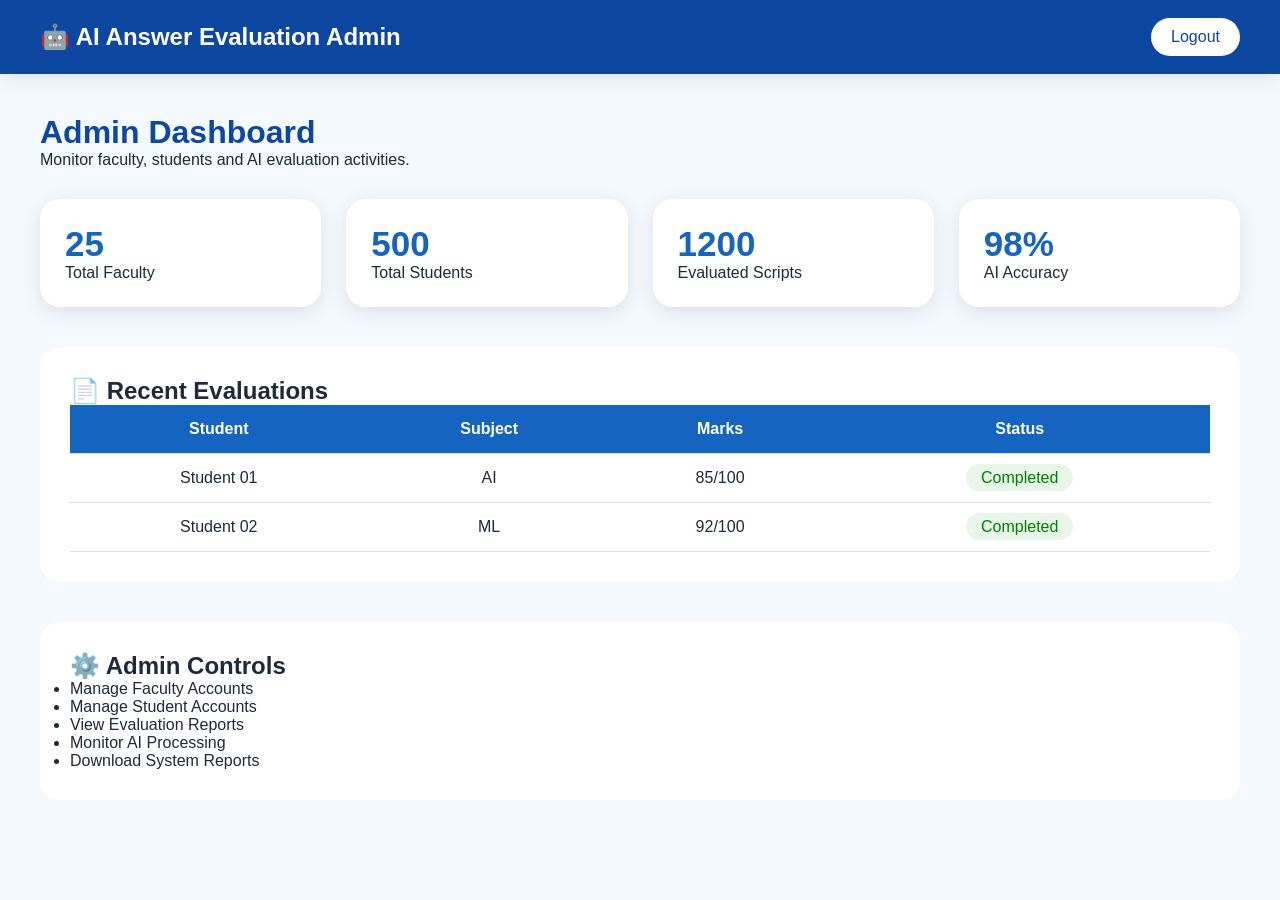
<file: templates/admin_dashboard.html>
<!DOCTYPE html>
<html lang="en">
<head>
    <meta charset="UTF-8">
    <meta name="viewport" content="width=device-width, initial-scale=1.0">
    <title>Admin Dashboard - AI Evaluation</title>

    <link rel="stylesheet" href="../static/css/style.css">

    <style>
        body{
            margin:0;
            font-family: 'Segoe UI', sans-serif;
            background:#f4f8ff;
        }

        .navbar{
            background:#0d47a1;
            color:white;
            padding:18px 40px;
            display:flex;
            justify-content:space-between;
            align-items:center;
        }

        .navbar h2{
            margin:0;
        }

        .logout{
            background:white;
            color:#0d47a1;
            padding:10px 20px;
            border-radius:20px;
            text-decoration:none;
        }


        .container{
            padding:40px;
        }


        .title{
            color:#0d47a1;
        }


        .cards{
            display:grid;
            grid-template-columns:repeat(auto-fit,minmax(220px,1fr));
            gap:25px;
            margin-top:30px;
        }


        .card{
            background:white;
            padding:25px;
            border-radius:20px;
            box-shadow:0 5px 20px rgba(0,0,0,0.1);
            transition:.3s;
        }


        .card:hover{
            transform:translateY(-8px);
        }


        .card h1{
            color:#1565c0;
            font-size:35px;
        }


        .section{
            margin-top:40px;
            background:white;
            padding:30px;
            border-radius:20px;
        }


        table{
            width:100%;
            border-collapse:collapse;
        }


        th,td{
            padding:15px;
            border-bottom:1px solid #ddd;
            text-align:center;
        }


        th{
            background:#1565c0;
            color:white;
        }


        .status{
            background:#e8f5e9;
            color:green;
            padding:5px 15px;
            border-radius:20px;
        }

    </style>

</head>


<body>


<div class="navbar">

    <h2>🤖 AI Answer Evaluation Admin</h2>

    <a class="logout" href="/">Logout</a>

</div>



<div class="container">


<h1 class="title">
    Admin Dashboard
</h1>

<p>
    Monitor faculty, students and AI evaluation activities.
</p>



<div class="cards">


<div class="card">
<h1>25</h1>
<p>Total Faculty</p>
</div>


<div class="card">
<h1>500</h1>
<p>Total Students</p>
</div>


<div class="card">
<h1>1200</h1>
<p>Evaluated Scripts</p>
</div>


<div class="card">
<h1>98%</h1>
<p>AI Accuracy</p>
</div>


</div>




<div class="section">

<h2>📄 Recent Evaluations</h2>


<table>

<tr>
<th>Student</th>
<th>Subject</th>
<th>Marks</th>
<th>Status</th>
</tr>


<tr>
<td>Student 01</td>
<td>AI</td>
<td>85/100</td>
<td>
<span class="status">
Completed
</span>
</td>
</tr>


<tr>
<td>Student 02</td>
<td>ML</td>
<td>92/100</td>
<td>
<span class="status">
Completed
</span>
</td>
</tr>


</table>


</div>




<div class="section">

<h2>⚙️ Admin Controls</h2>

<ul>
<li>Manage Faculty Accounts</li>
<li>Manage Student Accounts</li>
<li>View Evaluation Reports</li>
<li>Monitor AI Processing</li>
<li>Download System Reports</li>
</ul>


</div>



</div>


</body>
</html>
</file>
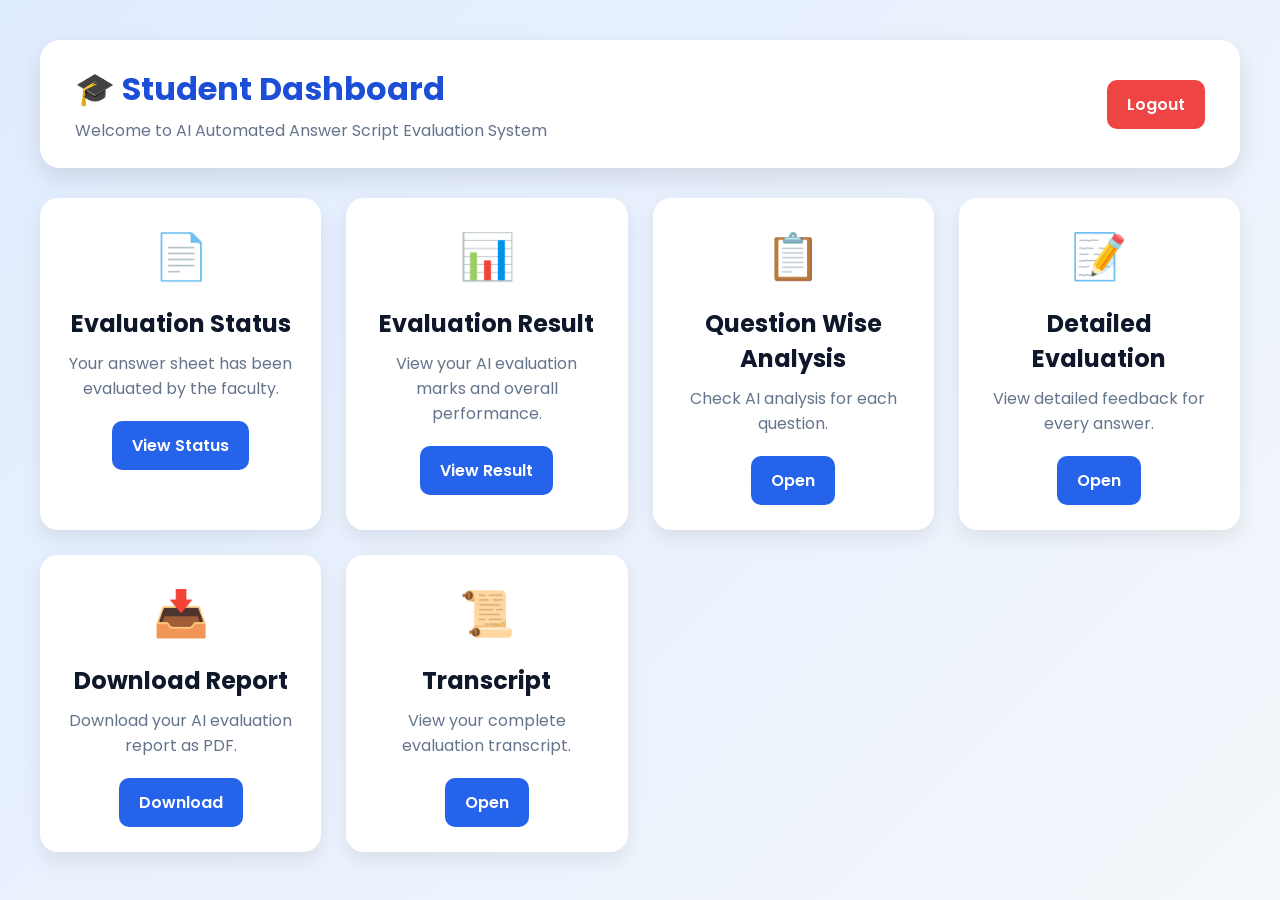
<file: templates/student_dashboard.html>
<!DOCTYPE html>
<html lang="en">
<head>
    <meta charset="UTF-8">
    <meta name="viewport" content="width=device-width, initial-scale=1.0">
    <title>Student Dashboard</title>

    <link href="https://fonts.googleapis.com/css2?family=Poppins:wght@300;400;500;600;700&display=swap" rel="stylesheet">

    <style>

        *{
            margin:0;
            padding:0;
            box-sizing:border-box;
        }

        body{
            font-family:'Poppins',sans-serif;
            background:linear-gradient(135deg,#e0ecff,#f4f7fb);
            min-height:100vh;
            padding:40px;
        }

        .container{
            max-width:1200px;
            margin:auto;
        }

        .header{
            background:#fff;
            padding:25px 35px;
            border-radius:20px;
            box-shadow:0 10px 25px rgba(0,0,0,.1);
            display:flex;
            justify-content:space-between;
            align-items:center;
            margin-bottom:30px;
        }

        .header h1{
            color:#1d4ed8;
        }

        .header p{
            color:#64748b;
            margin-top:5px;
        }

        .logout-btn{
            text-decoration:none;
            background:#ef4444;
            color:white;
            padding:12px 20px;
            border-radius:10px;
            font-weight:600;
        }

        .dashboard-grid{
            display:grid;
            grid-template-columns:repeat(auto-fit,minmax(280px,1fr));
            gap:25px;
        }

        .card{
            background:#fff;
            padding:25px;
            border-radius:18px;
            box-shadow:0 8px 20px rgba(0,0,0,.08);
            text-align:center;
            transition:.3s;
        }

        .card:hover{
            transform:translateY(-5px);
        }

        .icon{
            font-size:45px;
            margin-bottom:15px;
        }

        .card h2{
            color:#0f172a;
            margin-bottom:10px;
        }

        .card p{
            color:#64748b;
            margin-bottom:20px;
        }

        .btn{
            display:inline-block;
            text-decoration:none;
            background:#2563eb;
            color:white;
            padding:12px 20px;
            border-radius:10px;
            font-weight:600;
        }

        .btn:hover{
            background:#1d4ed8;
        }

    </style>

</head>

<body>

<div class="container">

    <div class="header">

        <div>
            <h1>🎓 Student Dashboard</h1>
            <p>Welcome to AI Automated Answer Script Evaluation System</p>
        </div>

        <a href="/" class="logout-btn">
            Logout
        </a>

    </div>

    <div class="dashboard-grid">

        <div class="card">

            <div class="icon">📄</div>

            <h2>Evaluation Status</h2>

            <p>Your answer sheet has been evaluated by the faculty.</p>

            <a href="/result" class="btn">
                View Status
            </a>

        </div>

        <div class="card">

            <div class="icon">📊</div>

            <h2>Evaluation Result</h2>

            <p>View your AI evaluation marks and overall performance.</p>

            <a href="/result" class="btn">
                View Result
            </a>

        </div>

        <div class="card">

            <div class="icon">📋</div>

            <h2>Question Wise Analysis</h2>

            <p>Check AI analysis for each question.</p>

            <a href="/question-analysis" class="btn">
                Open
            </a>

        </div>

        <div class="card">

            <div class="icon">📝</div>

            <h2>Detailed Evaluation</h2>

            <p>View detailed feedback for every answer.</p>

            <a href="/detailed-evaluation" class="btn">
                Open
            </a>

        </div>

        <div class="card">

            <div class="icon">📥</div>

            <h2>Download Report</h2>

            <p>Download your AI evaluation report as PDF.</p>

            <a href="/download-report" class="btn">
                Download
            </a>

        </div>

        <div class="card">

            <div class="icon">📜</div>

            <h2>Transcript</h2>

            <p>View your complete evaluation transcript.</p>

            <a href="/transcript" class="btn">
                Open
            </a>

        </div>

    </div>

</div>

</body>
</html>
</file>
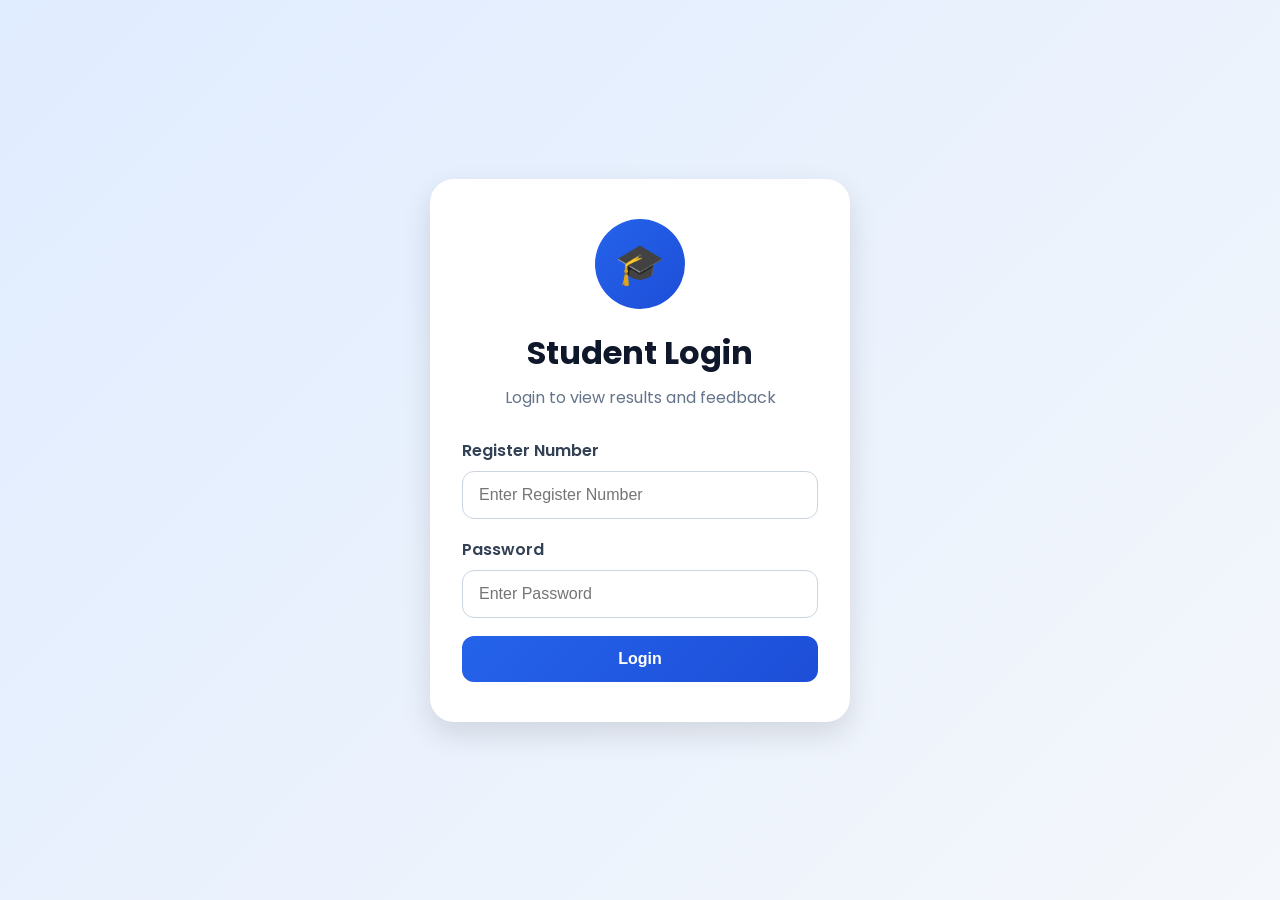
<file: templates/student_login.html>
<!DOCTYPE html>
<html lang="en">
<head>
    <meta charset="UTF-8">
    <meta name="viewport" content="width=device-width, initial-scale=1.0">
    <title>Student Login</title>

    <link href="https://fonts.googleapis.com/css2?family=Poppins:wght@300;400;500;600;700&display=swap" rel="stylesheet">

    <style>
        *{
            margin:0;
            padding:0;
            box-sizing:border-box;
        }

        body{
            font-family:'Poppins',sans-serif;
            min-height:100vh;
            display:flex;
            justify-content:center;
            align-items:center;
            background:linear-gradient(135deg,#e0ecff,#f4f7fb);
            padding:20px;
        }

        .login-card{
            width:100%;
            max-width:420px;
            background:#fff;
            padding:40px 32px;
            border-radius:24px;
            text-align:center;
            box-shadow:0 12px 30px rgba(0,0,0,0.12);
        }

        .login-icon{
            width:90px;
            height:90px;
            margin:0 auto 20px;
            border-radius:50%;
            background:linear-gradient(135deg,#2563eb,#1d4ed8);
            display:flex;
            align-items:center;
            justify-content:center;
            color:#fff;
            font-size:2.5rem;
        }

        h2{
            font-size:2rem;
            color:#0f172a;
            margin-bottom:8px;
        }

        p{
            color:#64748b;
            margin-bottom:28px;
        }

        .input-box{
            text-align:left;
            margin-bottom:18px;
        }

        .input-box label{
            display:block;
            margin-bottom:8px;
            font-weight:600;
            color:#334155;
        }

        .input-box input{
            width:100%;
            padding:14px 16px;
            border:1px solid #cbd5e1;
            border-radius:12px;
            font-size:1rem;
            outline:none;
        }

        .input-box input:focus{
            border-color:#2563eb;
            box-shadow:0 0 0 4px rgba(37,99,235,0.15);
        }

        .login-btn{
            width:100%;
            padding:14px;
            border:none;
            border-radius:12px;
            background:linear-gradient(135deg,#2563eb,#1d4ed8);
            color:#fff;
            font-size:1rem;
            font-weight:700;
            cursor:pointer;
            transition:0.3s;
        }

        .login-btn:hover{
            transform:translateY(-2px);
        }
    </style>
</head>

<body>

    <div class="login-card">

        <div class="login-icon">🎓</div>

        <h2>Student Login</h2>

        <p>Login to view results and feedback</p>

        <form action="/student-login" method="POST">

            <div class="input-box">
                <label>Register Number</label>
                <input
                    
                    type="text"
                    name="register"
                    placeholder="Enter Register Number"
                    required
>
            </div>
            
            <div class="input-box">
                <label>Password</label>
                <input type="password" name="password"
                       placeholder="Enter Password" required>
            </div>

            <button class="login-btn" type="submit">
                Login
            </button>

        </form>

    </div>

</body>
</html>
</file>
<file: static/css/style.css>
*{
    margin:0;
    padding:0;
    box-sizing:border-box;
    font-family:'Poppins',sans-serif;
}


html{
    scroll-behavior:smooth;
}


body{

    background:#f8fbff;
    color:#1e293b;

}



/* ================= NAVBAR ================= */


header{

    position:sticky;
    top:0;
    z-index:1000;

}



.navbar{

    display:flex;
    justify-content:space-between;
    align-items:center;

    padding:20px 8%;

    background:white;

    box-shadow:0 5px 20px rgba(0,0,0,0.08);

}



.logo{

    font-size:28px;
    font-weight:700;

    color:#2563eb;

}


.logo i{

    margin-right:10px;

}




.nav-links{

    display:flex;
    gap:35px;

    list-style:none;

}



.nav-links a{

    text-decoration:none;

    color:#334155;

    font-weight:600;

    transition:0.3s;

}



.nav-links a:hover{

    color:#2563eb;

}







/* ================= HERO ================= */


.hero{


    min-height:90vh;

    display:flex;

    align-items:center;

    justify-content:space-between;


    padding:60px 8%;


    background:

    linear-gradient(
    135deg,
    #eff6ff,
    #dbeafe
    );


}



.hero-content{

    width:50%;

}



.hero h1{


    font-size:55px;

    line-height:1.2;

    color:#0f172a;


}



.hero h1 span{

    color:#2563eb;

}




.hero p{


    margin-top:25px;

    font-size:18px;

    line-height:1.7;

    color:#475569;

}





.hero-buttons{

    margin-top:35px;

}




.btn{

    padding:15px 30px;

    border-radius:30px;

    text-decoration:none;

    font-weight:600;

    margin-right:15px;

    display:inline-block;

    transition:0.3s;

}



.primary{

    background:#2563eb;

    color:white;

}



.secondary{

    background:white;

    color:#2563eb;

    border:2px solid #2563eb;

}




.btn:hover{

    transform:translateY(-5px);

}






/* AI CARD */


.hero-image{

    width:35%;

}



.ai-card{


    background:white;

    padding:50px 30px;

    text-align:center;


    border-radius:25px;


    box-shadow:

    0 20px 40px rgba(37,99,235,0.2);


    animation:float 3s infinite;


}



.ai-card i{


    font-size:70px;

    color:#2563eb;

}



.ai-card h3{

    margin-top:20px;

    font-size:28px;

}





@keyframes float{


    0%,100%{

        transform:translateY(0);

    }


    50%{

        transform:translateY(-15px);

    }

}








/* ================= FEATURES ================= */


.features{


    padding:80px 8%;

    text-align:center;


}



.features h2,
.workflow h2,
.about h2{


    font-size:40px;

    margin-bottom:50px;

    color:#0f172a;

}





.feature-container{


    display:grid;

    grid-template-columns:repeat(3,1fr);

    gap:30px;


}




.feature-card{


    background:white;


    padding:35px;


    border-radius:20px;


    box-shadow:0 10px 25px rgba(0,0,0,0.08);


    transition:0.4s;


}



.feature-card:hover{


    transform:translateY(-10px);

}



.feature-card i{


    font-size:45px;

    color:#2563eb;

}



.feature-card h3{


    margin:20px 0;

}








/* ================= WORKFLOW ================= */


.workflow{


    padding:80px 8%;

    background:#eff6ff;

    text-align:center;


}




.timeline{


    max-width:800px;

    margin:auto;


    border-left:4px solid #2563eb;


    padding-left:40px;


}




.step{


    background:white;


    padding:30px;


    margin-bottom:30px;


    border-radius:20px;


    text-align:left;


    box-shadow:0 10px 20px rgba(0,0,0,0.08);


    position:relative;


}



.icon{


    width:60px;

    height:60px;


    background:#2563eb;


    color:white;


    border-radius:50%;


    display:flex;

    align-items:center;

    justify-content:center;


    position:absolute;


    left:-72px;


    top:25px;


}



.icon i{

    font-size:25px;

}









/* ================= STATS ================= */


.stats{


    display:grid;

    grid-template-columns:repeat(4,1fr);


    gap:25px;


    padding:80px 8%;


}



.stat-card{


    background:white;


    text-align:center;


    padding:40px;


    border-radius:20px;


    box-shadow:0 10px 25px rgba(0,0,0,0.08);


}



.stat-card h2{


    color:#2563eb;

    font-size:45px;


}









/* ================= ABOUT ================= */


.about{


    padding:80px 15%;

    text-align:center;

}



.about p{


    font-size:18px;

    line-height:1.8;

    color:#475569;


}









/* ================= FOOTER ================= */


footer{


    background:#0f172a;


    color:white;


    padding:40px;


    text-align:center;


}



footer h3{

    font-size:25px;

    margin-bottom:15px;

}










/* ================= RESPONSIVE ================= */


@media(max-width:900px){


.hero{

    flex-direction:column;

}


.hero-content,
.hero-image{

    width:100%;

}


.hero h1{

    font-size:40px;

}


.feature-container{


grid-template-columns:1fr;


}



.stats{


grid-template-columns:1fr;


}



.nav-links{

display:none;

}



<<<<<<< HEAD
}
/* ================= PORTAL SECTION ================= */

/* ================= PORTAL SECTION ================= */


.portal-section{

    display:flex;
    gap:40px;
    justify-content:center;
    align-items:stretch;

}


/* Portal Card */


.portal-card{

    width:280px;
    height:380px;

    background:white;

    padding:30px;

    border-radius:25px;

    text-align:center;

    box-shadow:0 10px 30px rgba(0,0,0,0.12);

    display:flex;
    flex-direction:column;
    align-items:center;

    box-sizing:border-box;
    transition: all 0.3s ease;
    cursor: pointer;

}
.portal-card:hover{

    transform:translateY(-10px) scale(1.05);

    box-shadow:0 20px 40px rgba(37,99,235,0.25);

}



/* Portal Icon */


.portal-icon{

    font-size:45px;

    color:#2563eb;

    margin-bottom:15px;

}



.portal-card h2{

    margin:15px 0;

    color:#1e293b;

}



.portal-card p{

    color:#64748b;

    line-height:1.6;

}



/* Portal Buttons */


.portal-btn,
.student-btn{

    margin-top:auto;

    display:inline-block;

    padding:12px 35px;

    border-radius:30px;

    text-decoration:none;

    font-weight:600;

    background:white;

    color:#2563eb;

    border:2px solid #2563eb;

    transition:0.3s;

}



/* Hover / Click Effect */


.portal-btn:hover,
.student-btn:hover{

    background:#2563eb;

    color:white;

    transform:translateY(-3px);

}



/* Mobile */


@media(max-width:900px){


    .portal-section{

        flex-direction:column;

        align-items:center;

    }


    .portal-card{

        width:90%;

    }

}
/* ================= LOGIN PAGE ================= */


.login-section{

    min-height:calc(100vh - 160px);

    display:flex;

    justify-content:center;

    align-items:center;

    padding:50px;

    background:linear-gradient(
        135deg,
        #eff6ff,
        #dbeafe
    );

}



.login-card{

    width:400px;

    background:white;

    padding:40px;

    border-radius:25px;

    text-align:center;

    box-shadow:0 15px 35px rgba(0,0,0,0.12);

}



.login-icon{

    width:80px;

    height:80px;

    margin:auto;

    display:flex;

    justify-content:center;

    align-items:center;

    background:#2563eb;

    color:white;

    border-radius:50%;

}



.login-icon i{

    font-size:40px;

}



.login-card h2{

    margin-top:20px;

    font-size:32px;

    color:#0f172a;

}



.login-card p{

    margin:15px 0 30px;

    color:#64748b;

}



.input-box{

    text-align:left;

    margin-bottom:20px;

}



.input-box label{

    display:block;

    margin-bottom:8px;

    font-weight:600;

}



.input-box input{

    width:100%;

    padding:14px;

    border-radius:12px;

    border:1px solid #cbd5e1;

    font-size:15px;

}



.input-box input:focus{

    outline:none;

    border-color:#2563eb;

}

.login-btn{

    width:100%;

    display:block;

    text-align:center;

    padding:14px;

    border:none;

    border-radius:30px;

    background:#2563eb;

    color:white;

    font-size:17px;

    font-weight:600;

    cursor:pointer;

    text-decoration:none;

}


.login-btn:hover{

    background:#1d4ed8;

}



.bottom-link{

    margin-top:25px;

}



.bottom-link a{

    text-decoration:none;

    color:#2563eb;

    font-weight:600;

}

/* ================= FACULTY DASHBOARD ================= */

.dashboard-section{
    padding:60px 8%;
    background:#f8fbff;
    min-height:100vh;
}

.dashboard-header{
    display:flex;
    justify-content:space-between;
    align-items:center;
    margin-bottom:40px;
}

.dashboard-header h1{
    font-size:36px;
    color:#0f172a;
}

.dashboard-header p{
    color:#64748b;
    margin-top:8px;
}

.logout-btn{
    padding:12px 25px;
    background:#ef4444;
    color:white;
    text-decoration:none;
    border-radius:30px;
    font-weight:600;
}

.logout-btn:hover{
    background:#dc2626;
}

.dashboard-cards{
    display:grid;
    grid-template-columns:repeat(4,1fr);
    gap:25px;
    margin-bottom:50px;
}
.dash-card{

    background:white;
    padding:30px;
    border-radius:20px;
    text-align:center;
    box-shadow:0 10px 25px rgba(0,0,0,0.08);

    transition:all 0.3s ease;

    cursor:pointer;

}

.dash-card:hover{

    transform:translateY(-10px) scale(1.05);

    box-shadow:0 18px 40px rgba(37,99,235,0.25);

}

.dash-icon{

    width:70px;
    height:70px;

    background:#2563eb;
    color:white;

    border-radius:50%;

    display:flex;
    justify-content:center;
    align-items:center;

    margin:0 auto 20px;

    font-size:30px;

}

.dash-card h2{
    margin-bottom:15px;
    font-size:22px;
}

.dash-card p{
    color:#64748b;
    margin-bottom:25px;
}

.action-btn{
    display:inline-block;
    padding:12px 28px;
    background:#2563eb;
    color:white;
    text-decoration:none;
    border-radius:30px;
    font-weight:600;
}

.action-btn:hover{
    background:#1d4ed8;
}

.recent-section{
    background:white;
    padding:30px;
    border-radius:20px;
    box-shadow:0 10px 25px rgba(0,0,0,0.08);
}

.recent-section h2{
    margin-bottom:20px;
}

.recent-section table{
    width:100%;
    border-collapse:collapse;
}

.recent-section th,
.recent-section td{
    padding:15px;
    border-bottom:1px solid #e2e8f0;
    text-align:left;
}

.recent-section th{
    background:#2563eb;
    color:white;
}

@media(max-width:900px){

    .dashboard-header{
        flex-direction:column;
        gap:20px;
        text-align:center;
    }

    .dashboard-cards{
        grid-template-columns:1fr;
    }

}
/* ================= RESULT PAGE ================= */

.result-table{

    width:100%;
    border-collapse:collapse;
    margin-top:20px;
    margin-bottom:20px;

}

.result-table th,
.result-table td{

    border:1px solid #e2e8f0;
    padding:15px;
    text-align:left;

}

.result-table th{

    background:#2563eb;
    color:white;
    width:40%;

}
/* ================= RESULT PAGE ================= */

.result-section{

display:flex;
justify-content:center;
padding:60px 8%;
background:#f8fbff;

}

.result-card{

width:900px;
background:white;
padding:40px;
border-radius:20px;
box-shadow:0 15px 35px rgba(0,0,0,.1);

}

.result-card h1{

text-align:center;
margin-bottom:30px;
color:#2563eb;

}

.student-info{

display:grid;
grid-template-columns:repeat(2,1fr);
gap:20px;
margin-bottom:35px;

}

.student-info div{

background:#eff6ff;
padding:15px;
border-radius:10px;

}

.result-table{

width:100%;
border-collapse:collapse;
margin-top:20px;

}

.result-table th{

background:#2563eb;
color:white;
padding:15px;

}

.result-table td{

padding:15px;
text-align:center;
border-bottom:1px solid #ddd;

}

.result-table tr:hover{

background:#f1f5f9;

}

.summary-card{

    display:flex;
    justify-content:space-between;
    gap:20px;
    margin-top:30px;

}

.summary-item{

    flex:1;

    background:#eff6ff;

    padding:20px;

    border-radius:15px;

    text-align:center;

    box-shadow:0 5px 15px rgba(0,0,0,.08);

}

.summary-item h3{

    color:#2563eb;
    margin-bottom:10px;

}

.summary-item p{

    font-size:24px;
    font-weight:600;

}

.result-buttons{

margin-top:30px;
display:flex;
justify-content:center;
gap:20px;

}
/* ================= QUESTION ANALYSIS ================= */

.analysis-table{

    width:100%;
    border-collapse:collapse;
    margin-top:30px;

}

.analysis-table th{

    background:#2563eb;
    color:white;
    padding:15px;

}

.analysis-table td{

    padding:15px;
    border-bottom:1px solid #ddd;
    text-align:center;

}

.analysis-table tr:hover{

    background:#f1f5f9;

}


/* ================= DETAILED EVALUATION ================= */

.evaluation-box{

    text-align:left;
    margin:25px 0;

}

.evaluation-box h3{

    color:#2563eb;
    margin-bottom:10px;

}

.evaluation-box p{

    margin-bottom:10px;
    line-height:1.7;

=======
>>>>>>> 9a0e4a9e35e2256efd06349e458271bbd99a5207
}
</file>
